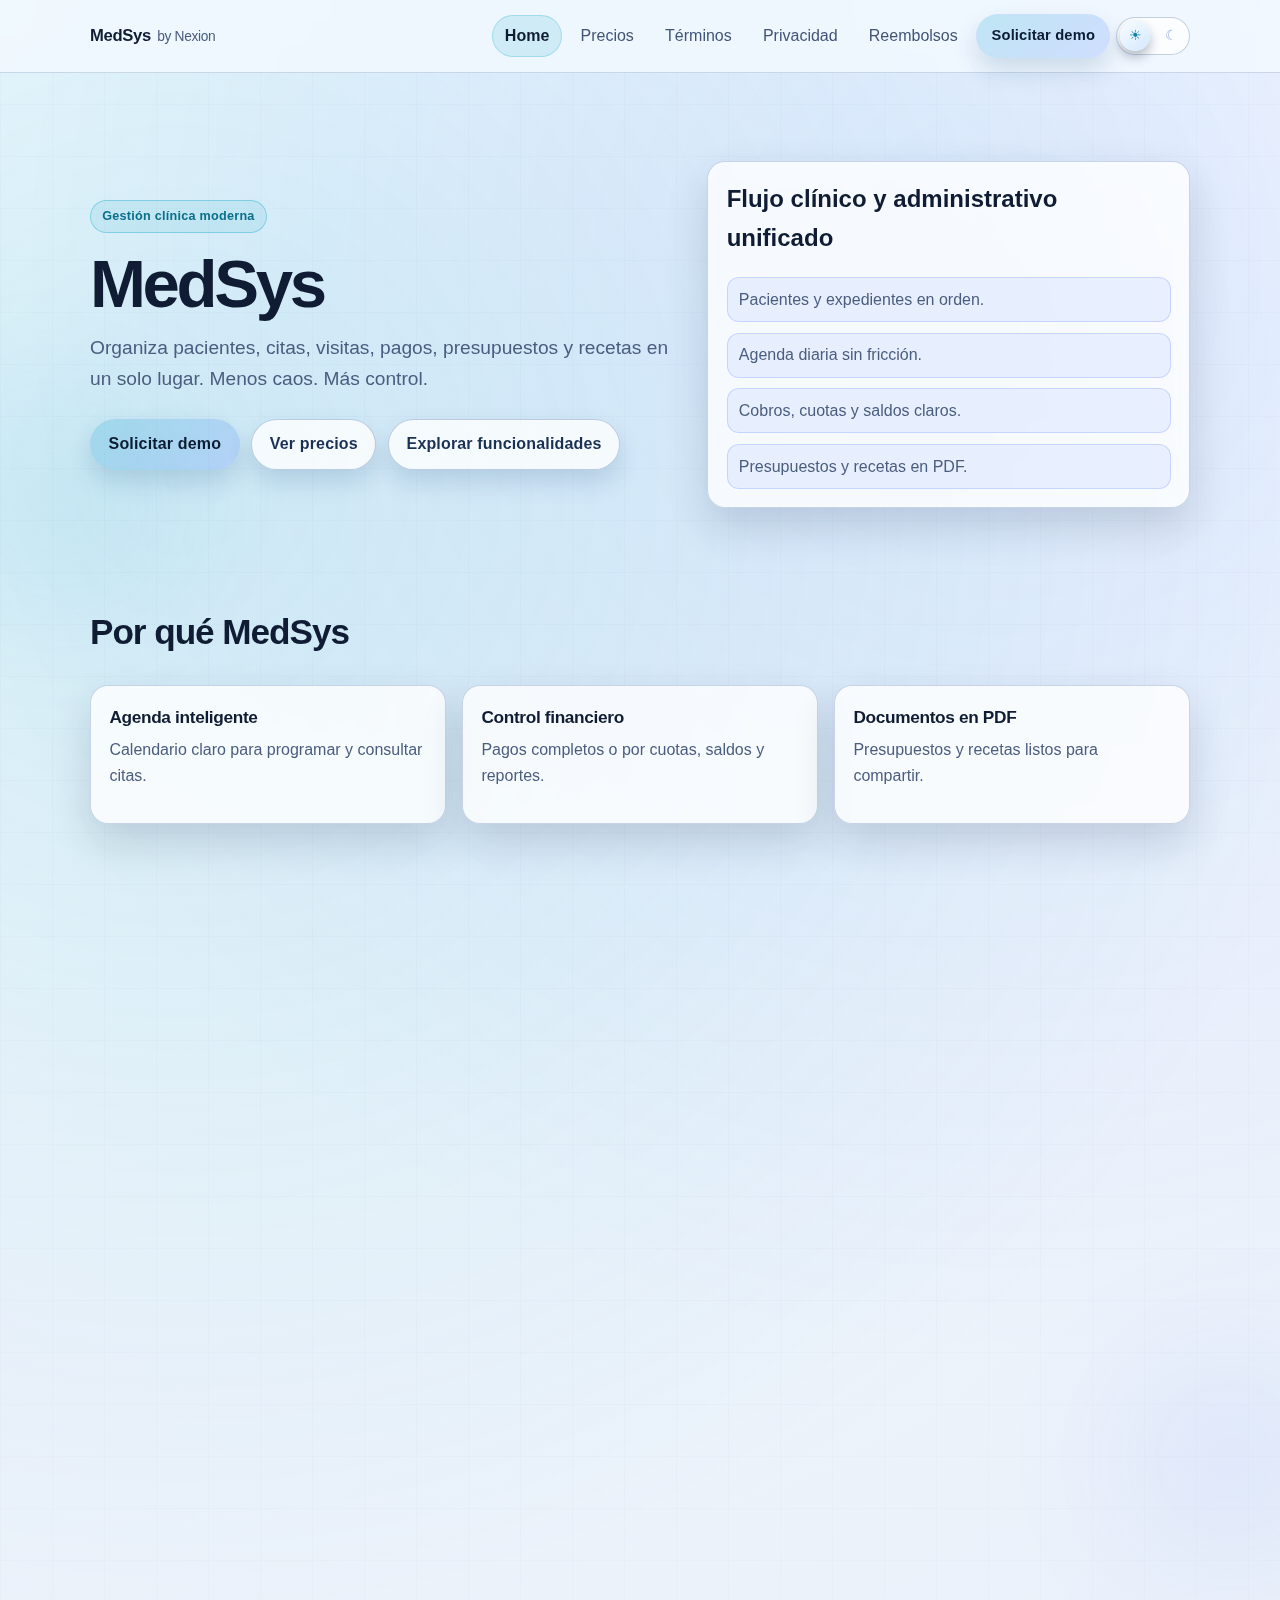
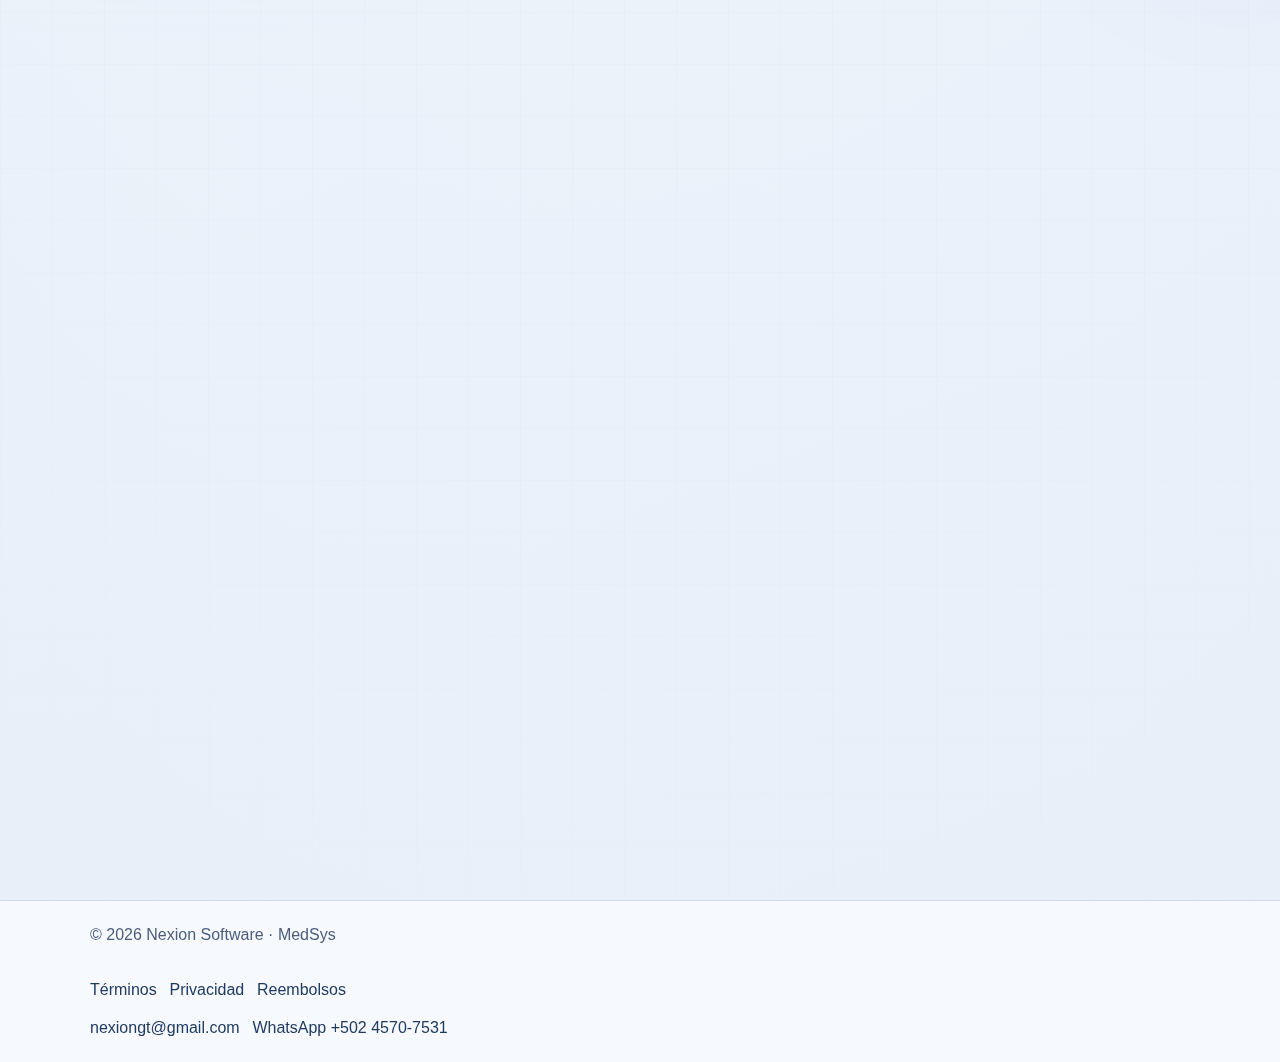
<file: index.html>
﻿<!doctype html>
<html lang="es">
<head>
  <meta charset="utf-8" />
  <meta name="viewport" content="width=device-width, initial-scale=1" />
  <title>MedSys — Gestión clínica y administrativa, simple y potente | Nexion</title>
  <meta name="description" content="MedSys centraliza pacientes, citas, tratamientos, pagos, presupuestos y recetas en una plataforma rápida, moderna y segura." />
  <meta property="og:title" content="MedSys — Gestión clínica y administrativa, simple y potente | Nexion" />
  <meta property="og:description" content="MedSys centraliza pacientes, citas, tratamientos, pagos, presupuestos y recetas en una plataforma rápida, moderna y segura." />
  <meta property="og:type" content="website" />
  <meta property="og:image" content="assets/favicon.svg" />
  <link rel="icon" type="image/svg+xml" href="assets/favicon.svg" />
  <link rel="stylesheet" href="assets/styles.css" />
  <script defer src="assets/main.js"></script>
</head>
<body data-theme="light">
  <div class="bg-orb orb-a" data-orb></div>
  <div class="bg-orb orb-b" data-orb></div>

  <header class="nav" data-nav>
    <div class="container nav-inner">
      <a class="brand" href="index.html">MedSys <span>by Nexion</span></a>
      <button class="nav-toggle" type="button" aria-expanded="false" aria-controls="site-menu" aria-label="Abrir menú" data-nav-toggle>
        <svg viewBox="0 0 24 24" fill="none" aria-hidden="true">
          <path d="M4 7h16M4 12h16M4 17h16" stroke="currentColor" stroke-width="1.8" stroke-linecap="round" />
        </svg>
      </button>
      <nav class="nav-menu" id="site-menu" aria-label="Navegación principal">
        <a class="nav-link" data-nav-link href="index.html">Home</a>
        <a class="nav-link" data-nav-link href="precios.html">Precios</a>
        <a class="nav-link" data-nav-link href="terminos.html">Términos</a>
        <a class="nav-link" data-nav-link href="privacidad.html">Privacidad</a>
        <a class="nav-link" data-nav-link href="reembolsos.html">Reembolsos</a>
        <a class="button small nav-cta" href="mailto:nexiongt@gmail.com?subject=Demo%20MedSys">Solicitar demo</a>
        <button class="theme-toggle" type="button" data-theme-toggle aria-label="Cambiar a modo oscuro" aria-pressed="false">
          <span class="theme-toggle-icon theme-toggle-icon-sun" aria-hidden="true">☀</span>
          <span class="theme-toggle-thumb" aria-hidden="true"></span>
          <span class="theme-toggle-icon theme-toggle-icon-moon" aria-hidden="true">☾</span>
        </button>
      </nav>
      <div class="nav-overlay" data-nav-close></div>
    </div>
  </header>

  <main>
    <section class="hero">
      <div class="container hero-grid">
        <div>
          <span class="badge">Gestión clínica moderna</span>
          <h1>MedSys</h1>
          <p>Organiza pacientes, citas, visitas, pagos, presupuestos y recetas en un solo lugar. Menos caos. Más control.</p>
          <div class="hero-actions">
            <a class="button" href="mailto:nexiongt@gmail.com?subject=Demo%20MedSys">Solicitar demo</a>
            <a class="button secondary" href="precios.html">Ver precios</a>
            <a class="button secondary" href="#features">Explorar funcionalidades</a>
          </div>
        </div>
        <aside class="card hero-panel" data-reveal>
          <h2>Flujo clínico y administrativo unificado</h2>
          <ul class="hero-list">
            <li>Pacientes y expedientes en orden.</li>
            <li>Agenda diaria sin fricción.</li>
            <li>Cobros, cuotas y saldos claros.</li>
            <li>Presupuestos y recetas en PDF.</li>
          </ul>
        </aside>
      </div>
    </section>

    <section class="section">
      <div class="container">
        <div class="section-head" data-reveal>
          <h2 class="section-title">Por qué MedSys</h2>
        </div>
        <div class="grid cols-3">
          <article class="card" data-reveal>
            <h3>Agenda inteligente</h3>
            <p>Calendario claro para programar y consultar citas.</p>
          </article>
          <article class="card" data-reveal>
            <h3>Control financiero</h3>
            <p>Pagos completos o por cuotas, saldos y reportes.</p>
          </article>
          <article class="card" data-reveal>
            <h3>Documentos en PDF</h3>
            <p>Presupuestos y recetas listos para compartir.</p>
          </article>
        </div>
      </div>
    </section>

    <section class="section" id="features">
      <div class="container">
        <div class="section-head" data-reveal>
          <h2 class="section-title">Funcionalidades</h2>
          <p class="section-subtitle">Todo lo esencial para operar tu consulta con orden y velocidad.</p>
        </div>
        <div class="grid cols-3">
          <article class="card" data-reveal>
            <h3>Pacientes</h3>
            <p>Expediente e historial.</p>
          </article>
          <article class="card" data-reveal>
            <h3>Citas</h3>
            <p>Calendario y consulta diaria.</p>
          </article>
          <article class="card" data-reveal>
            <h3>Agendar</h3>
            <p>Asociar paciente + tratamiento.</p>
          </article>
          <article class="card" data-reveal>
            <h3>Visitas</h3>
            <p>Registro y seguimiento.</p>
          </article>
          <article class="card" data-reveal>
            <h3>Pagos</h3>
            <p>Único o cuotas.</p>
          </article>
          <article class="card" data-reveal>
            <h3>Presupuesto y Recetas</h3>
            <p>PDF.</p>
          </article>
        </div>
      </div>
    </section>

    <section class="section">
      <div class="container">
        <div class="section-head" data-reveal>
          <h2 class="section-title">Seguridad y control</h2>
        </div>
        <div class="grid cols-2">
          <article class="card" data-reveal>
            <h3>Roles y acceso</h3>
            <p>Usuarios con permisos según necesidad.</p>
          </article>
          <article class="card" data-reveal>
            <h3>Respaldo de base de datos</h3>
            <p>Exporta/Importa para continuidad.</p>
          </article>
        </div>
      </div>
    </section>

    <section class="section" id="faq">
      <div class="container">
        <div class="section-head" data-reveal>
          <h2 class="section-title">FAQ</h2>
        </div>
        <div class="faq-list">
          <article class="card faq-item" data-reveal>
            <h3>¿Funciona sin internet?</h3>
            <p>Sí, el sistema puede usarse localmente; puedes conservar copias del manual y PDFs.</p>
          </article>
          <article class="card faq-item" data-reveal>
            <h3>¿Puedo llevar control de cuotas?</h3>
            <p>Sí, pagos parciales, próximos pagos y estados.</p>
          </article>
          <article class="card faq-item" data-reveal>
            <h3>¿Genera PDFs?</h3>
            <p>Sí, presupuestos y recetas.</p>
          </article>
          <article class="card faq-item" data-reveal>
            <h3>¿Cómo contacto soporte?</h3>
            <p>Email y WhatsApp.</p>
          </article>
        </div>

        <div class="cta-strip" data-reveal>
          <h2>¿Listo para modernizar tu consulta?</h2>
          <div class="hero-actions">
            <a class="button" href="mailto:nexiongt@gmail.com?subject=Demo%20MedSys">Solicitar demo</a>
            <a class="button secondary" href="precios.html">Ver precios</a>
          </div>
          <div class="contact-row">
            <span>Contacto:</span>
            <a href="mailto:nexiongt@gmail.com">nexiongt@gmail.com</a>
            <a href="https://wa.me/50245707531" target="_blank" rel="noopener noreferrer">WhatsApp +502 4570-7531</a>
          </div>
        </div>
      </div>
    </section>
  </main>

  <footer class="site-footer">
    <div class="container footer-inner">
      <p>© <span data-year></span> Nexion Software · MedSys</p>
      <div class="footer-links">
        <a href="terminos.html">Términos</a>
        <a href="privacidad.html">Privacidad</a>
        <a href="reembolsos.html">Reembolsos</a>
      </div>
      <div class="footer-contact">
        <a href="mailto:nexiongt@gmail.com">nexiongt@gmail.com</a>
        <a href="https://wa.me/50245707531" target="_blank" rel="noopener noreferrer">WhatsApp +502 4570-7531</a>
      </div>
    </div>
  </footer>
</body>
</html>
</file>
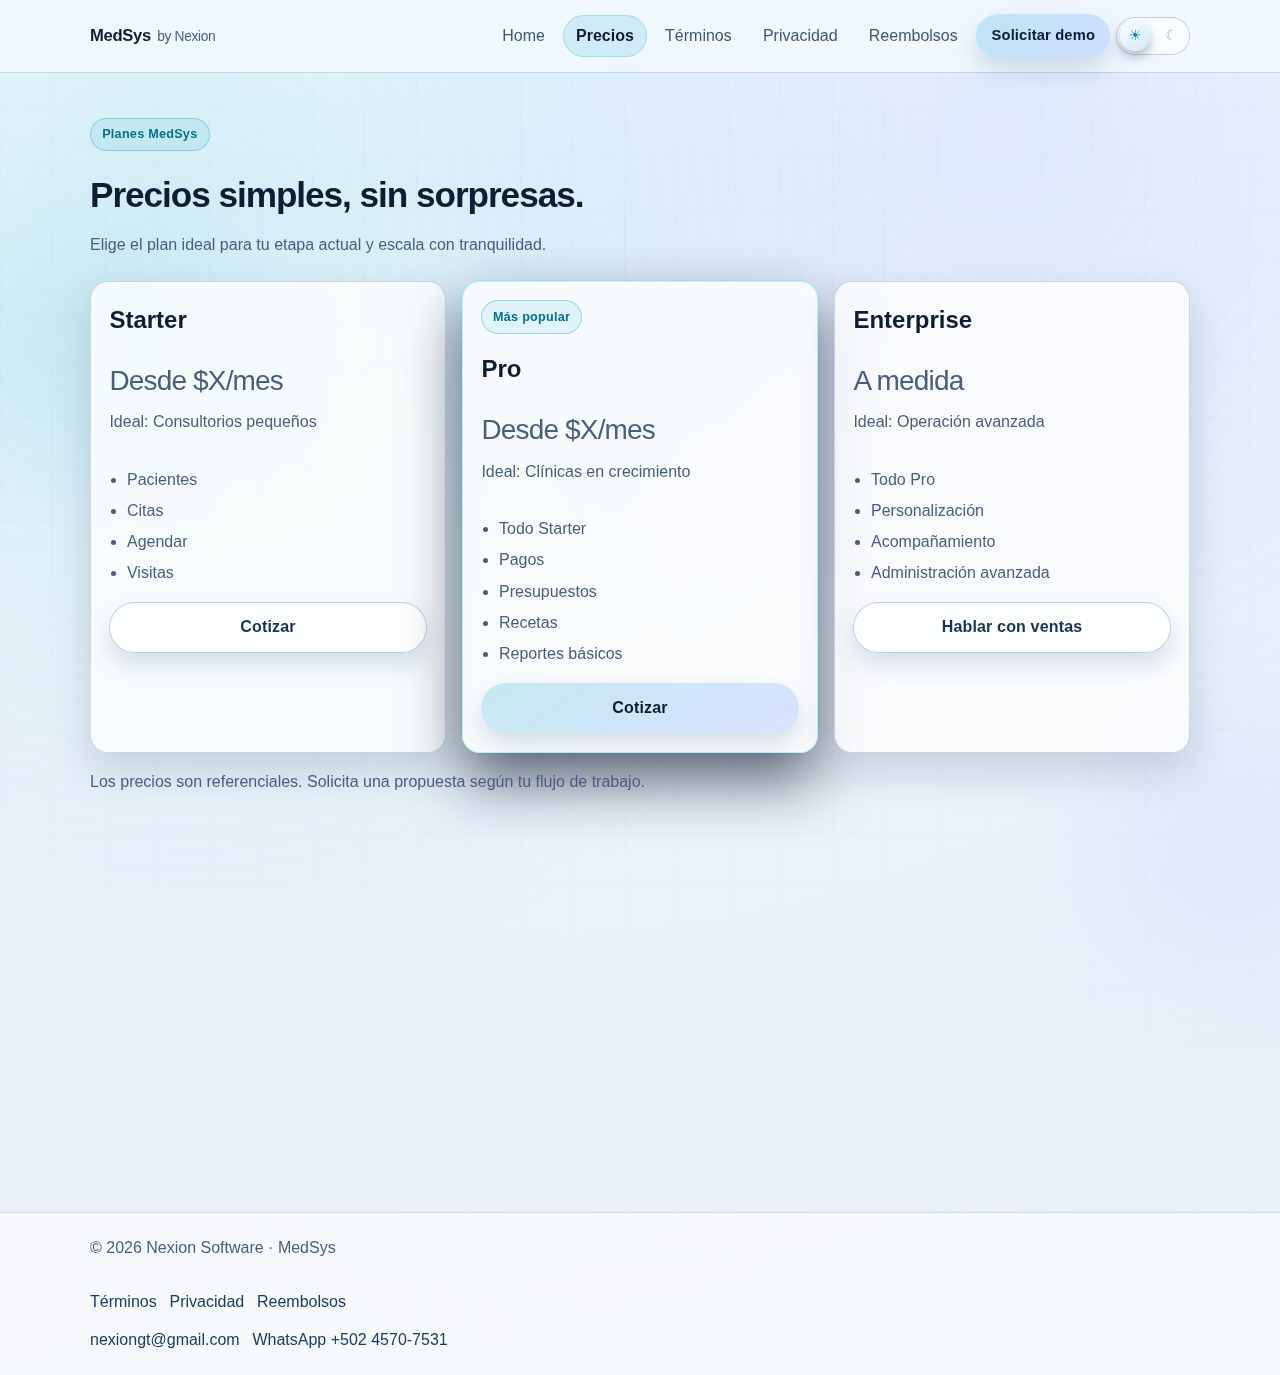
<file: precios.html>
﻿<!doctype html>
<html lang="es">
<head>
  <meta charset="utf-8" />
  <meta name="viewport" content="width=device-width, initial-scale=1" />
  <title>Precios | MedSys — Nexion</title>
  <meta name="description" content="Planes claros para empezar con MedSys. Elige el plan ideal para tu consultorio o clínica." />
  <meta property="og:title" content="Precios | MedSys — Nexion" />
  <meta property="og:description" content="Planes claros para empezar con MedSys. Elige el plan ideal para tu consultorio o clínica." />
  <meta property="og:type" content="website" />
  <meta property="og:image" content="assets/favicon.svg" />
  <link rel="icon" type="image/svg+xml" href="assets/favicon.svg" />
  <link rel="stylesheet" href="assets/styles.css" />
  <script defer src="assets/main.js"></script>
</head>
<body data-theme="light">
  <div class="bg-orb orb-a" data-orb></div>
  <div class="bg-orb orb-b" data-orb></div>

  <header class="nav" data-nav>
    <div class="container nav-inner">
      <a class="brand" href="index.html">MedSys <span>by Nexion</span></a>
      <button class="nav-toggle" type="button" aria-expanded="false" aria-controls="site-menu" aria-label="Abrir menú" data-nav-toggle>
        <svg viewBox="0 0 24 24" fill="none" aria-hidden="true">
          <path d="M4 7h16M4 12h16M4 17h16" stroke="currentColor" stroke-width="1.8" stroke-linecap="round" />
        </svg>
      </button>
      <nav class="nav-menu" id="site-menu" aria-label="Navegación principal">
        <a class="nav-link" data-nav-link href="index.html">Home</a>
        <a class="nav-link" data-nav-link href="precios.html">Precios</a>
        <a class="nav-link" data-nav-link href="terminos.html">Términos</a>
        <a class="nav-link" data-nav-link href="privacidad.html">Privacidad</a>
        <a class="nav-link" data-nav-link href="reembolsos.html">Reembolsos</a>
        <a class="button small nav-cta" href="mailto:nexiongt@gmail.com?subject=Demo%20MedSys">Solicitar demo</a>
        <button class="theme-toggle" type="button" data-theme-toggle aria-label="Cambiar a modo oscuro" aria-pressed="false">
          <span class="theme-toggle-icon theme-toggle-icon-sun" aria-hidden="true">☀</span>
          <span class="theme-toggle-thumb" aria-hidden="true"></span>
          <span class="theme-toggle-icon theme-toggle-icon-moon" aria-hidden="true">☾</span>
        </button>
      </nav>
      <div class="nav-overlay" data-nav-close></div>
    </div>
  </header>

  <main class="section">
    <div class="container">
      <div class="section-head" data-reveal>
        <span class="badge">Planes MedSys</span>
        <h1 class="section-title">Precios simples, sin sorpresas.</h1>
        <p class="section-subtitle">Elige el plan ideal para tu etapa actual y escala con tranquilidad.</p>
      </div>

      <section class="pricing-grid">
        <article class="card plan" data-reveal>
          <div>
            <h2>Starter</h2>
            <p class="price">Desde $X/mes</p>
            <p>Ideal: Consultorios pequeños</p>
          </div>
          <ul>
            <li>Pacientes</li>
            <li>Citas</li>
            <li>Agendar</li>
            <li>Visitas</li>
          </ul>
          <a class="button secondary" href="mailto:nexiongt@gmail.com?subject=Cotizaci%C3%B3n%20MedSys%20Starter">Cotizar</a>
        </article>

        <article class="card plan popular" data-reveal>
          <div>
            <span class="badge">Más popular</span>
            <h2>Pro</h2>
            <p class="price">Desde $X/mes</p>
            <p>Ideal: Clínicas en crecimiento</p>
          </div>
          <ul>
            <li>Todo Starter</li>
            <li>Pagos</li>
            <li>Presupuestos</li>
            <li>Recetas</li>
            <li>Reportes básicos</li>
          </ul>
          <a class="button" href="mailto:nexiongt@gmail.com?subject=Cotizaci%C3%B3n%20MedSys%20Pro">Cotizar</a>
        </article>

        <article class="card plan" data-reveal>
          <div>
            <h2>Enterprise</h2>
            <p class="price">A medida</p>
            <p>Ideal: Operación avanzada</p>
          </div>
          <ul>
            <li>Todo Pro</li>
            <li>Personalización</li>
            <li>Acompañamiento</li>
            <li>Administración avanzada</li>
          </ul>
          <a class="button secondary" href="mailto:nexiongt@gmail.com?subject=Cotizaci%C3%B3n%20MedSys%20Enterprise">Hablar con ventas</a>
        </article>
      </section>

      <p class="plan-note" data-reveal>Los precios son referenciales. Solicita una propuesta según tu flujo de trabajo.</p>

      <section class="section">
        <div class="section-head" data-reveal>
          <h2 class="section-title">Mini-FAQ</h2>
        </div>
        <div class="grid cols-2">
          <article class="card" data-reveal>
            <h3>¿Ofrecen instalación y soporte?</h3>
            <p>Sí, podemos apoyar en instalación inicial, configuración y soporte continuo.</p>
          </article>
          <article class="card" data-reveal>
            <h3>¿Hay descuento anual?</h3>
            <p>Sí, según alcance y modalidad. Solicita cotización para una propuesta anual.</p>
          </article>
        </div>
      </section>
    </div>
  </main>

  <footer class="site-footer">
    <div class="container footer-inner">
      <p>© <span data-year></span> Nexion Software · MedSys</p>
      <div class="footer-links">
        <a href="terminos.html">Términos</a>
        <a href="privacidad.html">Privacidad</a>
        <a href="reembolsos.html">Reembolsos</a>
      </div>
      <div class="footer-contact">
        <a href="mailto:nexiongt@gmail.com">nexiongt@gmail.com</a>
        <a href="https://wa.me/50245707531" target="_blank" rel="noopener noreferrer">WhatsApp +502 4570-7531</a>
      </div>
    </div>
  </footer>
</body>
</html>
</file>
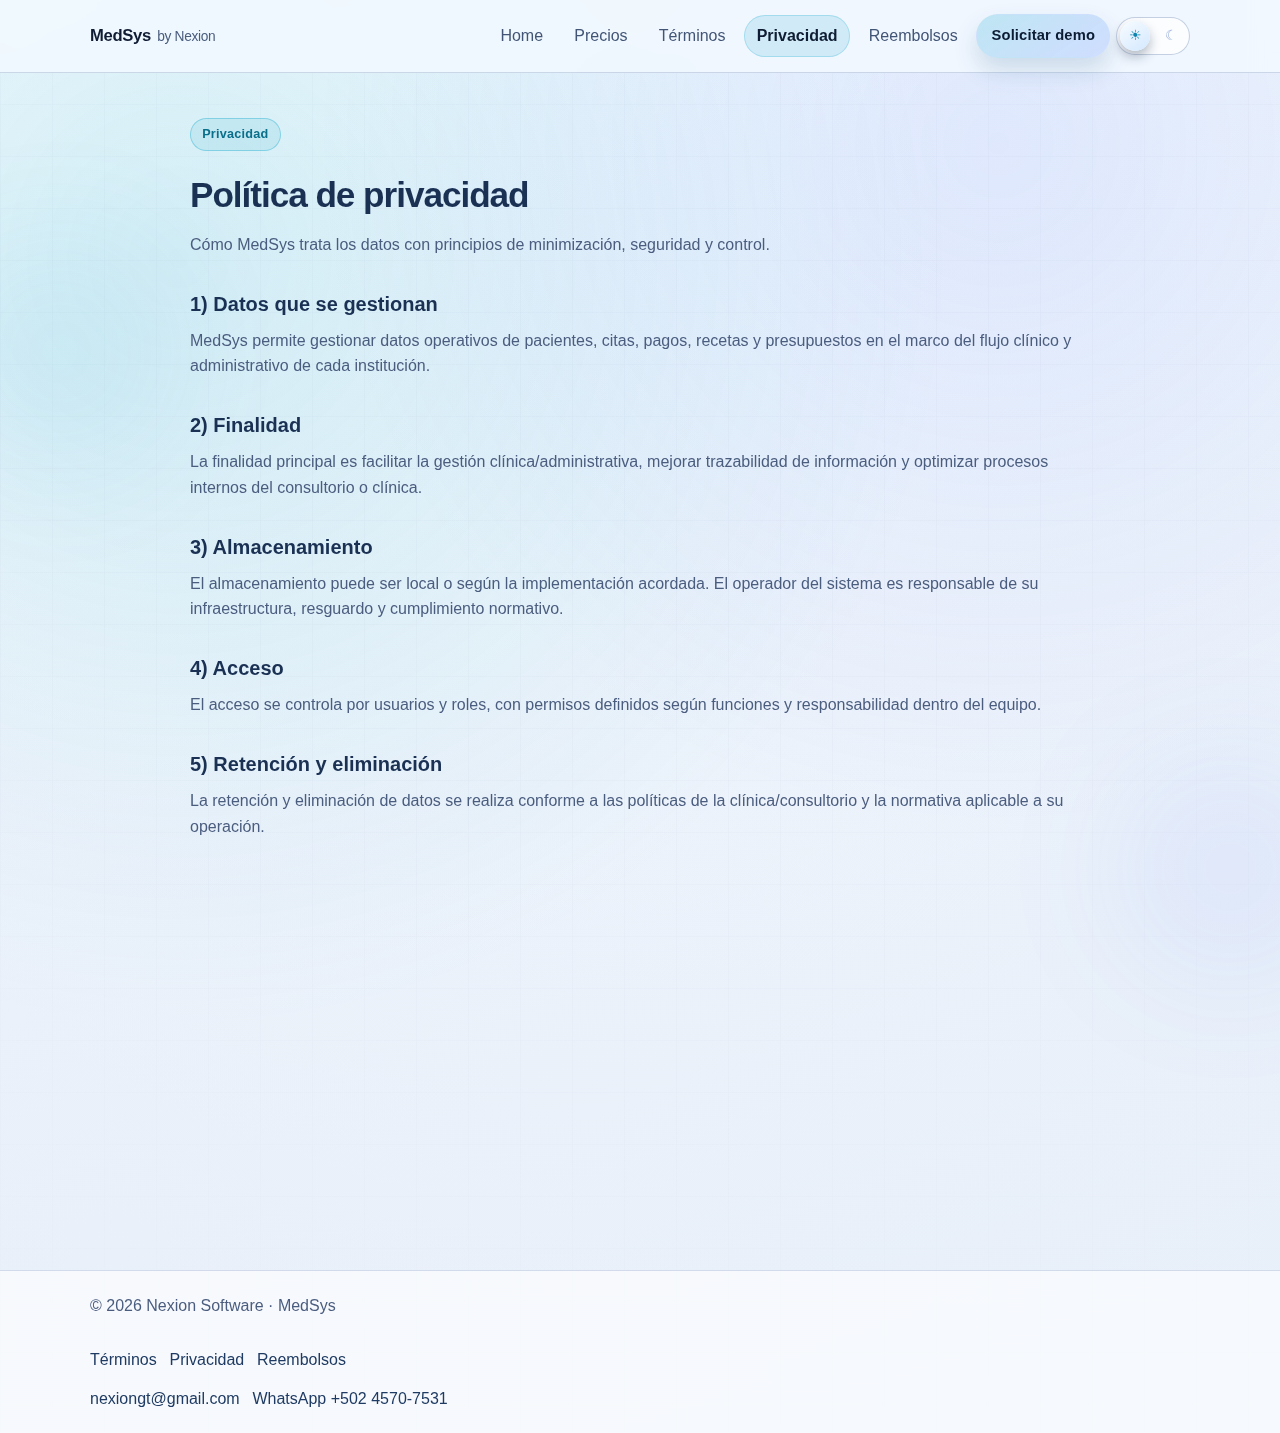
<file: privacidad.html>
﻿<!doctype html>
<html lang="es">
<head>
  <meta charset="utf-8" />
  <meta name="viewport" content="width=device-width, initial-scale=1" />
  <title>Política de privacidad | MedSys — Nexion</title>
  <meta name="description" content="Cómo MedSys trata los datos. Principios de minimización, seguridad y control." />
  <meta property="og:title" content="Política de privacidad | MedSys — Nexion" />
  <meta property="og:description" content="Cómo MedSys trata los datos. Principios de minimización, seguridad y control." />
  <meta property="og:type" content="website" />
  <meta property="og:image" content="assets/favicon.svg" />
  <link rel="icon" type="image/svg+xml" href="assets/favicon.svg" />
  <link rel="stylesheet" href="assets/styles.css" />
  <script defer src="assets/main.js"></script>
</head>
<body data-theme="light">
  <div class="bg-orb orb-a" data-orb></div>
  <div class="bg-orb orb-b" data-orb></div>

  <header class="nav" data-nav>
    <div class="container nav-inner">
      <a class="brand" href="index.html">MedSys <span>by Nexion</span></a>
      <button class="nav-toggle" type="button" aria-expanded="false" aria-controls="site-menu" aria-label="Abrir menú" data-nav-toggle>
        <svg viewBox="0 0 24 24" fill="none" aria-hidden="true">
          <path d="M4 7h16M4 12h16M4 17h16" stroke="currentColor" stroke-width="1.8" stroke-linecap="round" />
        </svg>
      </button>
      <nav class="nav-menu" id="site-menu" aria-label="Navegación principal">
        <a class="nav-link" data-nav-link href="index.html">Home</a>
        <a class="nav-link" data-nav-link href="precios.html">Precios</a>
        <a class="nav-link" data-nav-link href="terminos.html">Términos</a>
        <a class="nav-link" data-nav-link href="privacidad.html">Privacidad</a>
        <a class="nav-link" data-nav-link href="reembolsos.html">Reembolsos</a>
        <a class="button small nav-cta" href="mailto:nexiongt@gmail.com?subject=Demo%20MedSys">Solicitar demo</a>
        <button class="theme-toggle" type="button" data-theme-toggle aria-label="Cambiar a modo oscuro" aria-pressed="false">
          <span class="theme-toggle-icon theme-toggle-icon-sun" aria-hidden="true">☀</span>
          <span class="theme-toggle-thumb" aria-hidden="true"></span>
          <span class="theme-toggle-icon theme-toggle-icon-moon" aria-hidden="true">☾</span>
        </button>
      </nav>
      <div class="nav-overlay" data-nav-close></div>
    </div>
  </header>

  <main class="section">
    <div class="container legal">
      <div class="section-head" data-reveal>
        <span class="badge">Privacidad</span>
        <h1 class="section-title">Política de privacidad</h1>
        <p class="section-subtitle">Cómo MedSys trata los datos con principios de minimización, seguridad y control.</p>
      </div>

      <section data-reveal>
        <h2>1) Datos que se gestionan</h2>
        <p>MedSys permite gestionar datos operativos de pacientes, citas, pagos, recetas y presupuestos en el marco del flujo clínico y administrativo de cada institución.</p>
      </section>

      <section data-reveal>
        <h2>2) Finalidad</h2>
        <p>La finalidad principal es facilitar la gestión clínica/administrativa, mejorar trazabilidad de información y optimizar procesos internos del consultorio o clínica.</p>
      </section>

      <section data-reveal>
        <h2>3) Almacenamiento</h2>
        <p>El almacenamiento puede ser local o según la implementación acordada. El operador del sistema es responsable de su infraestructura, resguardo y cumplimiento normativo.</p>
      </section>

      <section data-reveal>
        <h2>4) Acceso</h2>
        <p>El acceso se controla por usuarios y roles, con permisos definidos según funciones y responsabilidad dentro del equipo.</p>
      </section>

      <section data-reveal>
        <h2>5) Retención y eliminación</h2>
        <p>La retención y eliminación de datos se realiza conforme a las políticas de la clínica/consultorio y la normativa aplicable a su operación.</p>
      </section>

      <section data-reveal>
        <h2>6) Derechos del titular</h2>
        <p>Las solicitudes relacionadas con datos personales pueden canalizarse vía soporte para su atención por la institución responsable del tratamiento.</p>
      </section>

      <section data-reveal>
        <h2>7) Contacto</h2>
        <p>Para consultas de privacidad y soporte: <a href="mailto:nexiongt@gmail.com">nexiongt@gmail.com</a> y <a href="https://wa.me/50245707531" target="_blank" rel="noopener noreferrer">+502 4570-7531</a>.</p>
      </section>

      <section class="info-box" data-reveal>
        <p>MedSys es una herramienta de gestión; el responsable del tratamiento suele ser la clínica/consultorio que opera el sistema.</p>
      </section>
    </div>
  </main>

  <footer class="site-footer">
    <div class="container footer-inner">
      <p>© <span data-year></span> Nexion Software · MedSys</p>
      <div class="footer-links">
        <a href="terminos.html">Términos</a>
        <a href="privacidad.html">Privacidad</a>
        <a href="reembolsos.html">Reembolsos</a>
      </div>
      <div class="footer-contact">
        <a href="mailto:nexiongt@gmail.com">nexiongt@gmail.com</a>
        <a href="https://wa.me/50245707531" target="_blank" rel="noopener noreferrer">WhatsApp +502 4570-7531</a>
      </div>
    </div>
  </footer>
</body>
</html>
</file>
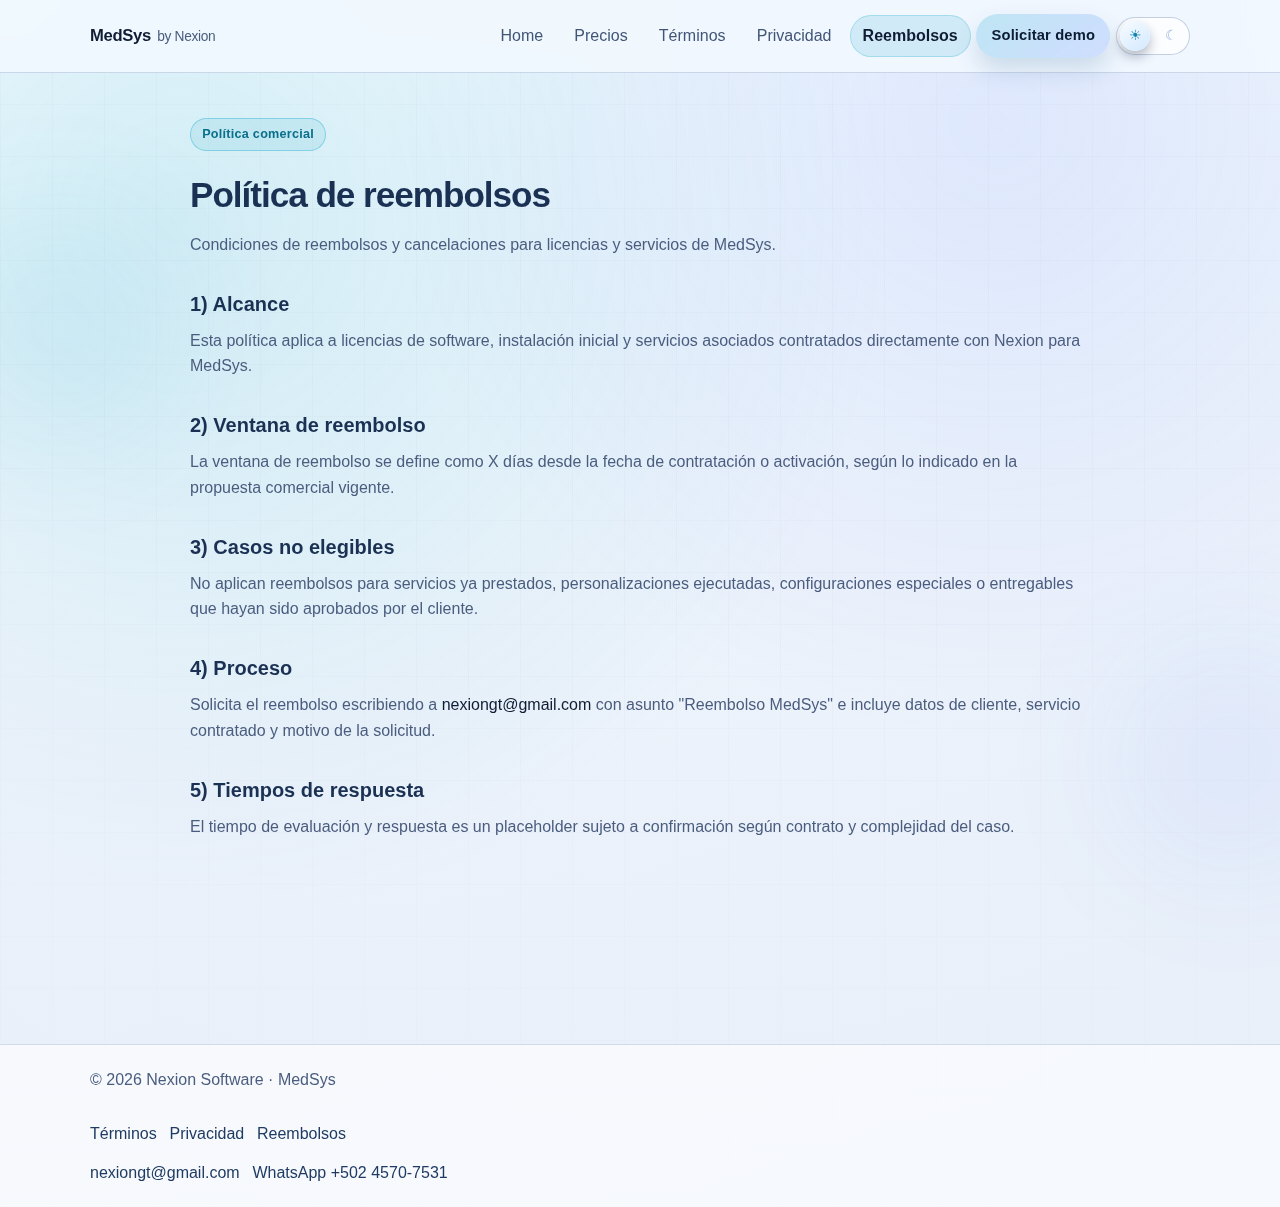
<file: reembolsos.html>
﻿<!doctype html>
<html lang="es">
<head>
  <meta charset="utf-8" />
  <meta name="viewport" content="width=device-width, initial-scale=1" />
  <title>Política de reembolsos | MedSys — Nexion</title>
  <meta name="description" content="Condiciones de reembolsos y cancelaciones para licencias y servicios de MedSys." />
  <meta property="og:title" content="Política de reembolsos | MedSys — Nexion" />
  <meta property="og:description" content="Condiciones de reembolsos y cancelaciones para licencias y servicios de MedSys." />
  <meta property="og:type" content="website" />
  <meta property="og:image" content="assets/favicon.svg" />
  <link rel="icon" type="image/svg+xml" href="assets/favicon.svg" />
  <link rel="stylesheet" href="assets/styles.css" />
  <script defer src="assets/main.js"></script>
</head>
<body data-theme="light">
  <div class="bg-orb orb-a" data-orb></div>
  <div class="bg-orb orb-b" data-orb></div>

  <header class="nav" data-nav>
    <div class="container nav-inner">
      <a class="brand" href="index.html">MedSys <span>by Nexion</span></a>
      <button class="nav-toggle" type="button" aria-expanded="false" aria-controls="site-menu" aria-label="Abrir menú" data-nav-toggle>
        <svg viewBox="0 0 24 24" fill="none" aria-hidden="true">
          <path d="M4 7h16M4 12h16M4 17h16" stroke="currentColor" stroke-width="1.8" stroke-linecap="round" />
        </svg>
      </button>
      <nav class="nav-menu" id="site-menu" aria-label="Navegación principal">
        <a class="nav-link" data-nav-link href="index.html">Home</a>
        <a class="nav-link" data-nav-link href="precios.html">Precios</a>
        <a class="nav-link" data-nav-link href="terminos.html">Términos</a>
        <a class="nav-link" data-nav-link href="privacidad.html">Privacidad</a>
        <a class="nav-link" data-nav-link href="reembolsos.html">Reembolsos</a>
        <a class="button small nav-cta" href="mailto:nexiongt@gmail.com?subject=Demo%20MedSys">Solicitar demo</a>
        <button class="theme-toggle" type="button" data-theme-toggle aria-label="Cambiar a modo oscuro" aria-pressed="false">
          <span class="theme-toggle-icon theme-toggle-icon-sun" aria-hidden="true">☀</span>
          <span class="theme-toggle-thumb" aria-hidden="true"></span>
          <span class="theme-toggle-icon theme-toggle-icon-moon" aria-hidden="true">☾</span>
        </button>
      </nav>
      <div class="nav-overlay" data-nav-close></div>
    </div>
  </header>

  <main class="section">
    <div class="container legal">
      <div class="section-head" data-reveal>
        <span class="badge">Política comercial</span>
        <h1 class="section-title">Política de reembolsos</h1>
        <p class="section-subtitle">Condiciones de reembolsos y cancelaciones para licencias y servicios de MedSys.</p>
      </div>

      <section data-reveal>
        <h2>1) Alcance</h2>
        <p>Esta política aplica a licencias de software, instalación inicial y servicios asociados contratados directamente con Nexion para MedSys.</p>
      </section>

      <section data-reveal>
        <h2>2) Ventana de reembolso</h2>
        <p>La ventana de reembolso se define como X días desde la fecha de contratación o activación, según lo indicado en la propuesta comercial vigente.</p>
      </section>

      <section data-reveal>
        <h2>3) Casos no elegibles</h2>
        <p>No aplican reembolsos para servicios ya prestados, personalizaciones ejecutadas, configuraciones especiales o entregables que hayan sido aprobados por el cliente.</p>
      </section>

      <section data-reveal>
        <h2>4) Proceso</h2>
        <p>Solicita el reembolso escribiendo a <a href="mailto:nexiongt@gmail.com?subject=Reembolso%20MedSys">nexiongt@gmail.com</a> con asunto "Reembolso MedSys" e incluye datos de cliente, servicio contratado y motivo de la solicitud.</p>
      </section>

      <section data-reveal>
        <h2>5) Tiempos de respuesta</h2>
        <p>El tiempo de evaluación y respuesta es un placeholder sujeto a confirmación según contrato y complejidad del caso.</p>
      </section>

      <section data-reveal>
        <h2>6) Contacto</h2>
        <p>Canales oficiales: <a href="mailto:nexiongt@gmail.com">nexiongt@gmail.com</a> y <a href="https://wa.me/50245707531" target="_blank" rel="noopener noreferrer">WhatsApp +502 4570-7531</a>.</p>
      </section>
    </div>
  </main>

  <footer class="site-footer">
    <div class="container footer-inner">
      <p>© <span data-year></span> Nexion Software · MedSys</p>
      <div class="footer-links">
        <a href="terminos.html">Términos</a>
        <a href="privacidad.html">Privacidad</a>
        <a href="reembolsos.html">Reembolsos</a>
      </div>
      <div class="footer-contact">
        <a href="mailto:nexiongt@gmail.com">nexiongt@gmail.com</a>
        <a href="https://wa.me/50245707531" target="_blank" rel="noopener noreferrer">WhatsApp +502 4570-7531</a>
      </div>
    </div>
  </footer>
</body>
</html>
</file>
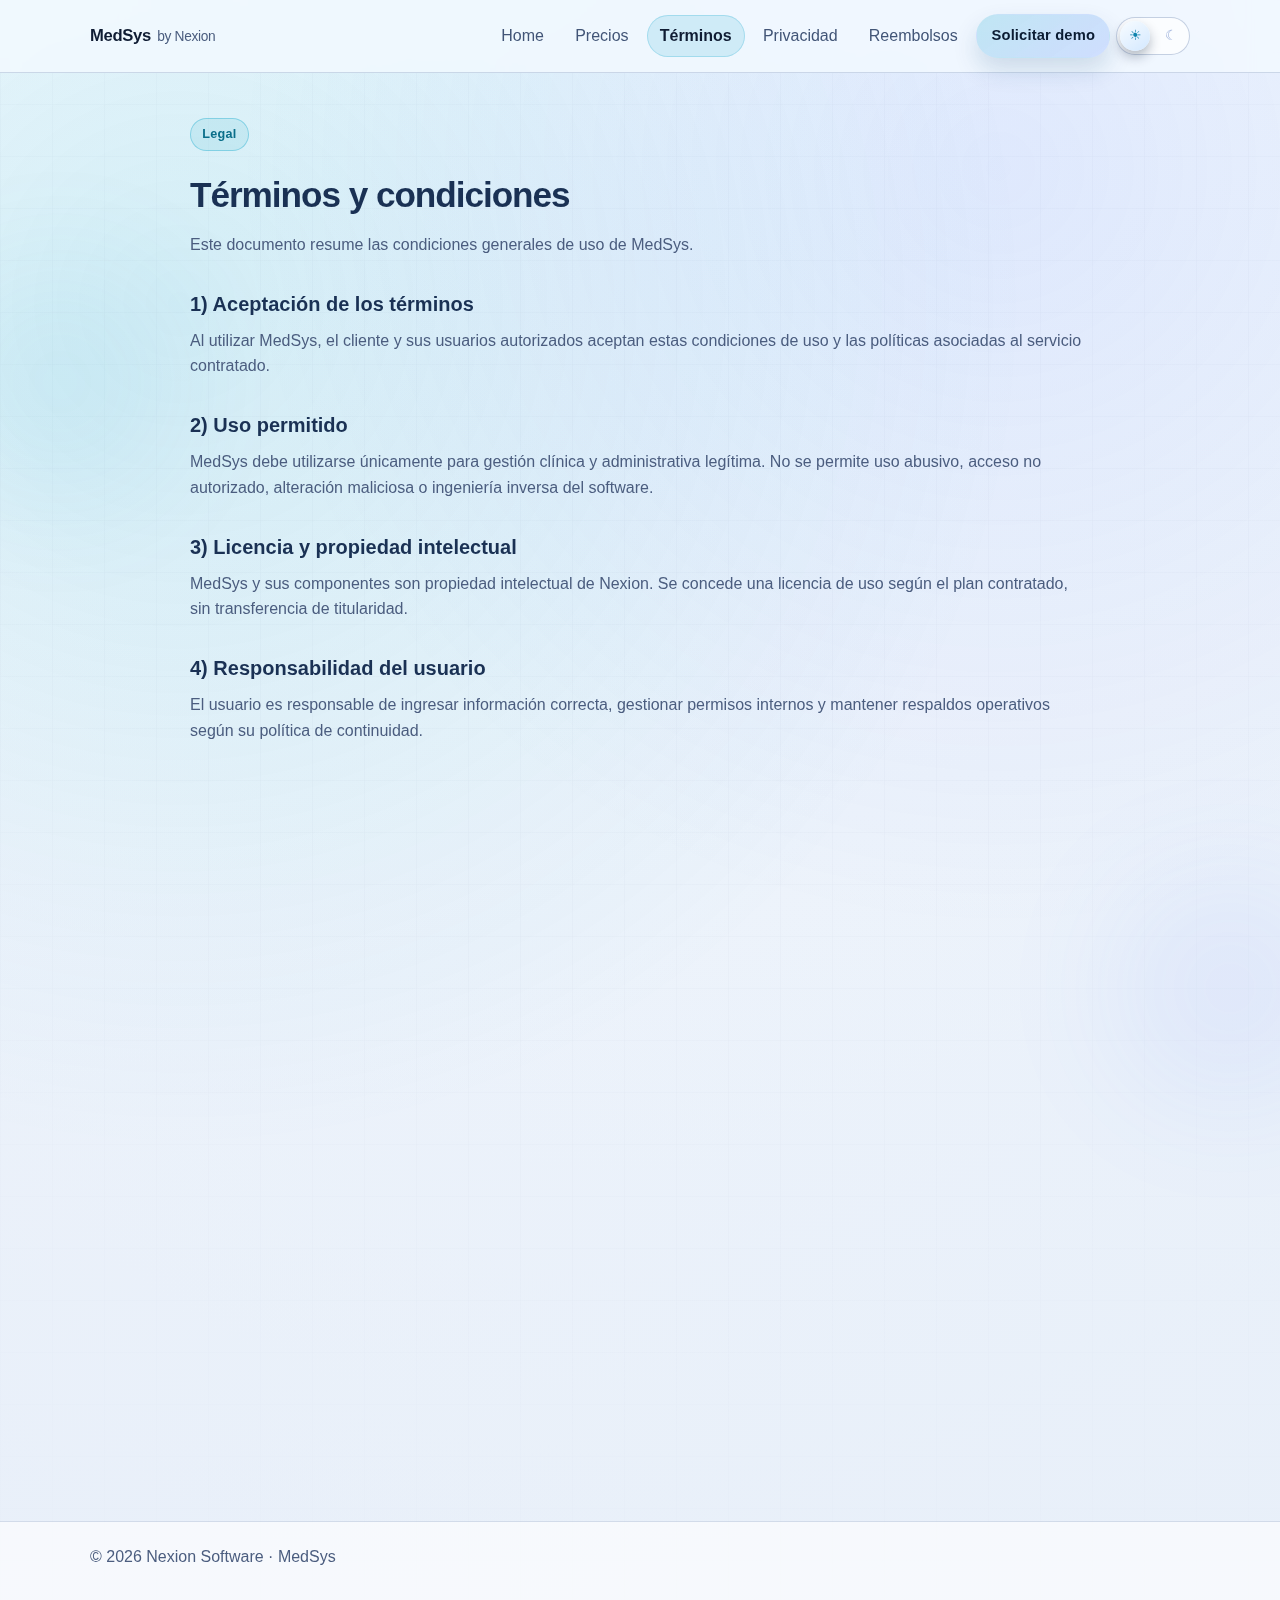
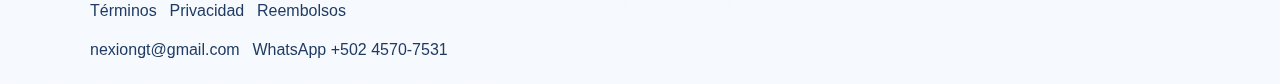
<file: terminos.html>
﻿<!doctype html>
<html lang="es">
<head>
  <meta charset="utf-8" />
  <meta name="viewport" content="width=device-width, initial-scale=1" />
  <title>Términos y condiciones | MedSys — Nexion</title>
  <meta name="description" content="Condiciones de uso de MedSys. Lee el alcance del servicio, responsabilidades y uso adecuado." />
  <meta property="og:title" content="Términos y condiciones | MedSys — Nexion" />
  <meta property="og:description" content="Condiciones de uso de MedSys. Lee el alcance del servicio, responsabilidades y uso adecuado." />
  <meta property="og:type" content="website" />
  <meta property="og:image" content="assets/favicon.svg" />
  <link rel="icon" type="image/svg+xml" href="assets/favicon.svg" />
  <link rel="stylesheet" href="assets/styles.css" />
  <script defer src="assets/main.js"></script>
</head>
<body data-theme="light">
  <div class="bg-orb orb-a" data-orb></div>
  <div class="bg-orb orb-b" data-orb></div>

  <header class="nav" data-nav>
    <div class="container nav-inner">
      <a class="brand" href="index.html">MedSys <span>by Nexion</span></a>
      <button class="nav-toggle" type="button" aria-expanded="false" aria-controls="site-menu" aria-label="Abrir menú" data-nav-toggle>
        <svg viewBox="0 0 24 24" fill="none" aria-hidden="true">
          <path d="M4 7h16M4 12h16M4 17h16" stroke="currentColor" stroke-width="1.8" stroke-linecap="round" />
        </svg>
      </button>
      <nav class="nav-menu" id="site-menu" aria-label="Navegación principal">
        <a class="nav-link" data-nav-link href="index.html">Home</a>
        <a class="nav-link" data-nav-link href="precios.html">Precios</a>
        <a class="nav-link" data-nav-link href="terminos.html">Términos</a>
        <a class="nav-link" data-nav-link href="privacidad.html">Privacidad</a>
        <a class="nav-link" data-nav-link href="reembolsos.html">Reembolsos</a>
        <a class="button small nav-cta" href="mailto:nexiongt@gmail.com?subject=Demo%20MedSys">Solicitar demo</a>
        <button class="theme-toggle" type="button" data-theme-toggle aria-label="Cambiar a modo oscuro" aria-pressed="false">
          <span class="theme-toggle-icon theme-toggle-icon-sun" aria-hidden="true">☀</span>
          <span class="theme-toggle-thumb" aria-hidden="true"></span>
          <span class="theme-toggle-icon theme-toggle-icon-moon" aria-hidden="true">☾</span>
        </button>
      </nav>
      <div class="nav-overlay" data-nav-close></div>
    </div>
  </header>

  <main class="section">
    <div class="container legal">
      <div class="section-head" data-reveal>
        <span class="badge">Legal</span>
        <h1 class="section-title">Términos y condiciones</h1>
        <p class="section-subtitle">Este documento resume las condiciones generales de uso de MedSys.</p>
      </div>

      <section data-reveal>
        <h2>1) Aceptación de los términos</h2>
        <p>Al utilizar MedSys, el cliente y sus usuarios autorizados aceptan estas condiciones de uso y las políticas asociadas al servicio contratado.</p>
      </section>

      <section data-reveal>
        <h2>2) Uso permitido</h2>
        <p>MedSys debe utilizarse únicamente para gestión clínica y administrativa legítima. No se permite uso abusivo, acceso no autorizado, alteración maliciosa o ingeniería inversa del software.</p>
      </section>

      <section data-reveal>
        <h2>3) Licencia y propiedad intelectual</h2>
        <p>MedSys y sus componentes son propiedad intelectual de Nexion. Se concede una licencia de uso según el plan contratado, sin transferencia de titularidad.</p>
      </section>

      <section data-reveal>
        <h2>4) Responsabilidad del usuario</h2>
        <p>El usuario es responsable de ingresar información correcta, gestionar permisos internos y mantener respaldos operativos según su política de continuidad.</p>
      </section>

      <section data-reveal>
        <h2>5) Disponibilidad y cambios</h2>
        <p>Nexion puede realizar actualizaciones, mejoras o ajustes funcionales para mantener la seguridad y evolución del sistema, notificando cuando aplique.</p>
      </section>

      <section data-reveal>
        <h2>6) Soporte y contacto</h2>
        <p>Para soporte, consultas o coordinación técnica: <a href="mailto:nexiongt@gmail.com">nexiongt@gmail.com</a> y <a href="https://wa.me/50245707531" target="_blank" rel="noopener noreferrer">WhatsApp +502 4570-7531</a>.</p>
      </section>

      <section data-reveal>
        <h2>7) Limitación de responsabilidad</h2>
        <p>MedSys es una herramienta de apoyo operativo. Las decisiones clínicas y profesionales corresponden exclusivamente al profesional de salud o institución usuaria.</p>
      </section>

      <section data-reveal>
        <h2>8) Jurisdicción</h2>
        <p>Cualquier controversia se regirá según contrato y/o país del cliente, conforme a la normativa aplicable definida entre las partes.</p>
      </section>

      <section class="info-box" data-reveal>
        <h2>Requerimientos mínimos recomendados</h2>
        <ul>
          <li>Windows 10/11</li>
          <li>8GB RAM</li>
          <li>500GB almacenamiento</li>
        </ul>
      </section>
    </div>
  </main>

  <footer class="site-footer">
    <div class="container footer-inner">
      <p>© <span data-year></span> Nexion Software · MedSys</p>
      <div class="footer-links">
        <a href="terminos.html">Términos</a>
        <a href="privacidad.html">Privacidad</a>
        <a href="reembolsos.html">Reembolsos</a>
      </div>
      <div class="footer-contact">
        <a href="mailto:nexiongt@gmail.com">nexiongt@gmail.com</a>
        <a href="https://wa.me/50245707531" target="_blank" rel="noopener noreferrer">WhatsApp +502 4570-7531</a>
      </div>
    </div>
  </footer>
</body>
</html>
</file>
<file: assets/styles.css>
:root {
  --bg: #060b16;
  --bg-soft: #0b1324;
  --fg: #e8eefc;
  --muted: #9aa9c8;
  --accent: #6fe8ff;
  --accent-2: #95a8ff;
  --card-bg: rgba(15, 24, 42, 0.56);
  --card-border: rgba(187, 206, 255, 0.2);
  --radius: 18px;
  --radius-sm: 12px;
  --shadow: 0 22px 60px rgba(5, 10, 22, 0.48);
  --blur: 14px;
  --container: 1100px;
  color-scheme: dark;
}

* {
  box-sizing: border-box;
}

html {
  scroll-behavior: smooth;
}

body {
  margin: 0;
  min-height: 100vh;
  font-family: "Segoe UI", "SF Pro Text", "Helvetica Neue", "Noto Sans", sans-serif;
  color: var(--fg);
  background: radial-gradient(circle at 14% 18%, rgba(111, 232, 255, 0.12), transparent 48%),
    radial-gradient(circle at 78% 10%, rgba(149, 168, 255, 0.1), transparent 42%),
    linear-gradient(160deg, #050a14, #070d1a 52%, #050912);
  line-height: 1.6;
  overflow-x: hidden;
  opacity: 1;
  transform: translateY(0);
  transition: opacity 0.42s ease, transform 0.42s ease;
}

body[data-theme="light"] {
  --bg: #eef4fc;
  --bg-soft: #f7fbff;
  --fg: #0f1c33;
  --muted: #4b5d7f;
  --accent: #0ea5c9;
  --accent-2: #4f78ff;
  --card-bg: rgba(255, 255, 255, 0.78);
  --card-border: rgba(78, 110, 166, 0.28);
  --shadow: 0 18px 42px rgba(17, 35, 68, 0.16);
  color-scheme: light;
  background: radial-gradient(circle at 14% 18%, rgba(14, 165, 201, 0.15), transparent 48%),
    radial-gradient(circle at 78% 10%, rgba(79, 120, 255, 0.12), transparent 42%),
    linear-gradient(160deg, #f8fcff, #edf3fb 52%, #e8f0fa);
}

body::before,
body::after {
  content: "";
  position: fixed;
  inset: 0;
  pointer-events: none;
  z-index: -2;
}

body::before {
  background-image: linear-gradient(rgba(255, 255, 255, 0.04) 1px, transparent 1px),
    linear-gradient(90deg, rgba(255, 255, 255, 0.04) 1px, transparent 1px);
  background-size: 52px 52px;
  opacity: 0.12;
}

body::after {
  background: radial-gradient(100% 100% at 50% 0%, transparent 54%, rgba(2, 4, 9, 0.72) 100%);
}

body[data-theme="light"]::before {
  background-image: linear-gradient(rgba(16, 39, 74, 0.08) 1px, transparent 1px),
    linear-gradient(90deg, rgba(16, 39, 74, 0.08) 1px, transparent 1px);
  opacity: 0.2;
}

body[data-theme="light"]::after {
  background: radial-gradient(100% 100% at 50% 0%, transparent 54%, rgba(232, 239, 249, 0.72) 100%);
}

body.menu-open {
  overflow: hidden;
}

body.is-entering {
  opacity: 0;
  transform: translateY(10px);
}

body.is-leaving {
  opacity: 0;
  transform: translateY(-10px);
  pointer-events: none;
}

a {
  color: var(--fg);
  text-decoration: none;
}

img,
svg {
  display: block;
  max-width: 100%;
}

h1,
h2,
h3,
p {
  margin-top: 0;
}

.container {
  width: min(100% - 2rem, var(--container));
  margin-inline: auto;
}

.section {
  padding: 2.8rem 0;
}

.section-head {
  max-width: 700px;
  margin-bottom: 1.5rem;
}

.section-title {
  margin-bottom: 0.5rem;
  font-size: clamp(1.7rem, 2vw + 1rem, 2.2rem);
  letter-spacing: -0.03em;
}

.section-subtitle {
  margin: 0;
  color: var(--muted);
}

.badge {
  display: inline-flex;
  align-items: center;
  gap: 0.4rem;
  margin-bottom: 1rem;
  padding: 0.35rem 0.7rem;
  border: 1px solid rgba(111, 232, 255, 0.34);
  border-radius: 999px;
  background: rgba(8, 17, 32, 0.75);
  color: var(--accent);
  font-size: 0.79rem;
  font-weight: 600;
  letter-spacing: 0.02em;
}

body[data-theme="light"] .badge {
  border-color: rgba(14, 165, 201, 0.36);
  background: rgba(14, 165, 201, 0.1);
  color: #0a6f8a;
}

.button {
  display: inline-flex;
  align-items: center;
  justify-content: center;
  gap: 0.4rem;
  padding: 0.72rem 1.1rem;
  border: 1px solid transparent;
  border-radius: 999px;
  background: linear-gradient(145deg, rgba(111, 232, 255, 0.2), rgba(149, 168, 255, 0.18));
  color: #f6fbff;
  font-weight: 600;
  letter-spacing: 0.01em;
  transition: transform 0.25s ease, box-shadow 0.25s ease, border-color 0.25s ease, background 0.25s ease;
  box-shadow: 0 12px 28px rgba(110, 230, 255, 0.14);
}

.button:hover {
  transform: translateY(-2px);
  box-shadow: 0 18px 32px rgba(110, 230, 255, 0.22);
  border-color: rgba(111, 232, 255, 0.35);
  animation: glow 1.4s ease;
}

.button.secondary {
  background: rgba(9, 17, 31, 0.62);
  border-color: rgba(173, 190, 234, 0.34);
  color: #dce6ff;
  box-shadow: none;
}

.button.secondary:hover {
  border-color: rgba(111, 232, 255, 0.45);
  background: rgba(12, 22, 40, 0.75);
}

body[data-theme="light"] .button {
  color: #0b1c33;
  background: linear-gradient(145deg, rgba(14, 165, 201, 0.22), rgba(79, 120, 255, 0.2));
  box-shadow: 0 12px 24px rgba(14, 68, 121, 0.16);
}

body[data-theme="light"] .button.secondary {
  color: #1a3154;
  background: rgba(255, 255, 255, 0.78);
  border-color: rgba(78, 110, 166, 0.34);
}

body[data-theme="light"] .button.secondary:hover {
  border-color: rgba(14, 165, 201, 0.42);
  background: rgba(233, 245, 255, 0.92);
}

.button.small {
  padding: 0.56rem 0.9rem;
  font-size: 0.92rem;
}

.nav {
  position: sticky;
  top: 0;
  z-index: 50;
  border-bottom: 1px solid rgba(179, 197, 239, 0.14);
  background: rgba(5, 10, 18, 0.62);
  backdrop-filter: blur(var(--blur));
  -webkit-backdrop-filter: blur(var(--blur));
}

.nav-inner {
  display: flex;
  align-items: center;
  justify-content: space-between;
  min-height: 72px;
  gap: 1rem;
  position: relative;
}

.brand {
  display: inline-flex;
  align-items: baseline;
  gap: 0.4rem;
  font-weight: 700;
  letter-spacing: -0.02em;
  font-size: 1.04rem;
}

.brand span {
  color: var(--muted);
  font-weight: 500;
  font-size: 0.86rem;
}

.nav-menu {
  display: flex;
  align-items: center;
  gap: 0.35rem;
  z-index: 80;
}

.theme-toggle {
  position: relative;
  display: inline-flex;
  align-items: center;
  width: 74px;
  height: 38px;
  padding: 0;
  border-radius: 999px;
  border: 1px solid rgba(173, 190, 234, 0.34);
  background: rgba(9, 17, 31, 0.5);
  color: #f5f9ff;
  font-size: 0.86rem;
  cursor: pointer;
  transition: background-color 0.24s ease, border-color 0.24s ease, box-shadow 0.24s ease;
}

.theme-toggle:hover {
  background: rgba(111, 232, 255, 0.14);
  border-color: rgba(111, 232, 255, 0.35);
  box-shadow: 0 8px 16px rgba(8, 15, 30, 0.28);
}

.theme-toggle-icon {
  position: absolute;
  top: 50%;
  width: 30px;
  height: 30px;
  display: grid;
  place-items: center;
  transform: translate(-50%, -50%);
  color: #9db0db;
  line-height: 1;
  z-index: 2;
  pointer-events: none;
  transition: color 0.24s ease;
}

.theme-toggle-icon-sun {
  left: 18px;
}

.theme-toggle-icon-moon {
  left: 54px;
}

.theme-toggle-thumb {
  position: absolute;
  top: 3px;
  left: 3px;
  width: 30px;
  height: 30px;
  border-radius: 50%;
  background: linear-gradient(145deg, #f8fcff, #d3e8ff);
  box-shadow: 0 6px 12px rgba(10, 26, 55, 0.3);
  transition: transform 0.26s ease, background 0.26s ease, box-shadow 0.26s ease;
}

body[data-theme="dark"] .theme-toggle-thumb {
  transform: translateX(36px);
  background: linear-gradient(145deg, #8bb0ff, #6fe8ff);
}

body[data-theme="light"] .theme-toggle-icon-sun {
  color: #0f84ad;
}

body[data-theme="dark"] .theme-toggle-icon-moon {
  color: #e1eaff;
}

.nav-link {
  display: inline-flex;
  padding: 0.5rem 0.8rem;
  border-radius: 999px;
  color: var(--muted);
  font-weight: 500;
  transition: color 0.24s ease, background-color 0.24s ease, box-shadow 0.24s ease;
}

.nav-link:hover,
.nav-link.is-active {
  color: #f5f9ff;
  background: rgba(111, 232, 255, 0.14);
  box-shadow: inset 0 0 0 1px rgba(111, 232, 255, 0.2);
}

.nav-link.is-active {
  font-weight: 600;
}

body[data-theme="light"] .nav {
  border-bottom-color: rgba(69, 97, 149, 0.22);
  background: rgba(244, 250, 255, 0.78);
}

body[data-theme="light"] .nav-link {
  color: #425577;
}

body[data-theme="light"] .nav-link:hover,
body[data-theme="light"] .nav-link.is-active {
  color: #0f1c33;
  background: rgba(14, 165, 201, 0.14);
  box-shadow: inset 0 0 0 1px rgba(14, 165, 201, 0.23);
}

body[data-theme="light"] .theme-toggle {
  background: rgba(255, 255, 255, 0.74);
  border-color: rgba(78, 110, 166, 0.32);
}

body[data-theme="light"] .theme-toggle:hover {
  background: rgba(14, 165, 201, 0.14);
  border-color: rgba(14, 165, 201, 0.32);
}

.nav-toggle {
  display: none;
  border: 1px solid rgba(164, 182, 223, 0.35);
  background: rgba(12, 20, 35, 0.6);
  color: var(--fg);
  padding: 0.45rem;
  border-radius: 10px;
  cursor: pointer;
  position: relative;
  z-index: 85;
}

body[data-theme="light"] .nav-toggle {
  border-color: rgba(78, 110, 166, 0.35);
  background: rgba(255, 255, 255, 0.78);
  color: #1f3b63;
}

.nav-toggle svg {
  width: 22px;
  height: 22px;
}

.nav-overlay {
  position: fixed;
  inset: 0;
  background: rgba(2, 4, 8, 0.45);
  opacity: 0;
  visibility: hidden;
  transition: opacity 0.25s ease, visibility 0.25s ease;
  z-index: 70;
}

.hero {
  padding: 5.5rem 0 3.2rem;
}

.hero-grid {
  display: grid;
  gap: 1.7rem;
  grid-template-columns: 1.1fr 0.9fr;
  align-items: center;
  animation: fade 0.72s ease both;
}

.hero h1 {
  margin-bottom: 0.85rem;
  font-size: clamp(2.4rem, 5.5vw, 4.2rem);
  letter-spacing: -0.05em;
  line-height: 1.05;
}

.hero p {
  max-width: 58ch;
  margin-bottom: 1.5rem;
  color: var(--muted);
  font-size: clamp(1rem, 0.35vw + 0.95rem, 1.2rem);
}

.hero-actions {
  display: flex;
  flex-wrap: wrap;
  gap: 0.72rem;
}

.hero-panel {
  padding: 1.2rem;
}

.hero-list {
  margin: 0;
  padding: 0;
  list-style: none;
  display: grid;
  gap: 0.65rem;
  color: #d4e1ff;
}

.hero-list li {
  padding: 0.55rem 0.7rem;
  border-radius: var(--radius-sm);
  background: rgba(148, 167, 255, 0.08);
  border: 1px solid rgba(148, 167, 255, 0.16);
}

body[data-theme="light"] .hero-list {
  color: #1a3154;
}

body[data-theme="light"] .hero-list li {
  background: rgba(79, 120, 255, 0.09);
  border-color: rgba(79, 120, 255, 0.22);
}

.grid {
  display: grid;
  gap: 1rem;
}

.grid.cols-3 {
  grid-template-columns: repeat(3, minmax(0, 1fr));
}

.grid.cols-2 {
  grid-template-columns: repeat(2, minmax(0, 1fr));
}

.card {
  background: var(--card-bg);
  border: 1px solid var(--card-border);
  border-radius: var(--radius);
  padding: 1.15rem;
  box-shadow: var(--shadow);
  backdrop-filter: blur(calc(var(--blur) * 0.6));
  -webkit-backdrop-filter: blur(calc(var(--blur) * 0.6));
  transition: border-color 0.25s ease, transform 0.25s ease, box-shadow 0.25s ease;
}

.card:hover {
  border-color: rgba(111, 232, 255, 0.35);
  transform: translateY(-2px);
  box-shadow: 0 26px 48px rgba(6, 13, 27, 0.5);
}

.card h3 {
  margin-bottom: 0.35rem;
  letter-spacing: -0.02em;
  font-size: 1.08rem;
}

.card p,
.card li {
  color: var(--muted);
}

.feature-list {
  margin: 0;
  padding: 0;
  list-style: none;
  display: grid;
  gap: 0.72rem;
}

.feature-list li {
  position: relative;
  padding-left: 1.2rem;
}

.feature-list li::before {
  content: "";
  position: absolute;
  left: 0;
  top: 0.63em;
  width: 0.42rem;
  height: 0.42rem;
  border-radius: 50%;
  background: var(--accent);
  box-shadow: 0 0 15px rgba(111, 232, 255, 0.52);
}

.pricing-grid {
  display: grid;
  gap: 1rem;
  grid-template-columns: repeat(3, minmax(0, 1fr));
}

.plan {
  display: flex;
  flex-direction: column;
  gap: 1rem;
}

.plan .price {
  margin: 0.15rem 0 0.35rem;
  font-size: 1.75rem;
  letter-spacing: -0.03em;
}

.price-sub {
  margin: 0 0 0.45rem;
  font-size: 0.9rem;
  color: var(--muted);
}

.plan ul {
  margin: 0;
  padding-left: 1.1rem;
  color: var(--muted);
  display: grid;
  gap: 0.35rem;
}

.plan.popular {
  border-color: rgba(111, 232, 255, 0.45);
  box-shadow: 0 28px 58px rgba(8, 16, 34, 0.62), 0 0 0 1px rgba(111, 232, 255, 0.22);
}

.plan-note {
  color: var(--muted);
  margin-top: 1rem;
}

.faq-list {
  display: grid;
  gap: 0.8rem;
}

.faq-item {
  padding: 1rem 1.1rem;
}

.faq-item h3 {
  margin-bottom: 0.35rem;
  font-size: 1rem;
}

.cta-strip {
  margin-top: 1.5rem;
  padding: 1.25rem;
  border-radius: var(--radius);
  border: 1px solid rgba(111, 232, 255, 0.3);
  background: linear-gradient(145deg, rgba(111, 232, 255, 0.12), rgba(149, 168, 255, 0.08));
}

.cta-strip h2 {
  margin-bottom: 0.5rem;
  font-size: clamp(1.4rem, 2vw + 0.8rem, 2rem);
}

.cta-strip p {
  color: #d2def9;
}

body[data-theme="light"] .cta-strip p {
  color: #1a3154;
}

.contact-row {
  display: flex;
  flex-wrap: wrap;
  align-items: center;
  gap: 0.9rem;
  margin-top: 1rem;
}

.contact-row a {
  color: var(--accent);
}

.legal {
  max-width: 900px;
  color: #d8e3ff;
}

body[data-theme="light"] .legal {
  color: #1a3154;
}

.legal h2 {
  margin-top: 1.9rem;
  margin-bottom: 0.5rem;
  font-size: 1.25rem;
}

.legal p,
.legal li {
  color: var(--muted);
}

.legal ul {
  padding-left: 1.1rem;
}

.info-box {
  margin-top: 1.2rem;
  padding: 1rem 1.15rem;
  border-radius: var(--radius-sm);
  background: rgba(111, 232, 255, 0.1);
  border: 1px solid rgba(111, 232, 255, 0.26);
}

.site-footer {
  margin-top: 3rem;
  border-top: 1px solid rgba(160, 180, 227, 0.16);
  background: rgba(5, 9, 16, 0.45);
}

body[data-theme="light"] .site-footer {
  border-top-color: rgba(78, 110, 166, 0.22);
  background: rgba(255, 255, 255, 0.62);
}

.footer-inner {
  display: grid;
  gap: 0.8rem;
  padding: 1.35rem 0;
  color: var(--muted);
}

.footer-links,
.footer-contact {
  display: flex;
  flex-wrap: wrap;
  gap: 0.8rem;
}

.footer-links a,
.footer-contact a {
  color: #d7e5ff;
}

body[data-theme="light"] .footer-links a,
body[data-theme="light"] .footer-contact a {
  color: #1f3b63;
}

.footer-links a:hover,
.footer-contact a:hover {
  color: var(--accent);
}

[data-reveal] {
  opacity: 0;
  transform: translateY(20px);
  transition: opacity 0.62s ease, transform 0.62s ease;
}

[data-reveal].is-visible {
  opacity: 1;
  transform: translateY(0);
}

.bg-orb {
  position: fixed;
  z-index: -1;
  pointer-events: none;
  width: 360px;
  height: 360px;
  border-radius: 50%;
  filter: blur(66px);
  opacity: 0.2;
}

.orb-a {
  top: 12%;
  left: -120px;
  background: radial-gradient(circle, rgba(111, 232, 255, 0.75) 0%, rgba(111, 232, 255, 0) 64%);
}

.orb-b {
  right: -130px;
  top: 48%;
  background: radial-gradient(circle, rgba(149, 168, 255, 0.72) 0%, rgba(149, 168, 255, 0) 62%);
}

body[data-theme="light"] .orb-a {
  opacity: 0.14;
  background: radial-gradient(circle, rgba(14, 165, 201, 0.85) 0%, rgba(14, 165, 201, 0) 64%);
}

body[data-theme="light"] .orb-b {
  opacity: 0.15;
  background: radial-gradient(circle, rgba(79, 120, 255, 0.85) 0%, rgba(79, 120, 255, 0) 62%);
}

@keyframes float {
  0% {
    transform: translateY(0);
  }
  50% {
    transform: translateY(-8px);
  }
  100% {
    transform: translateY(0);
  }
}

@keyframes fade {
  0% {
    opacity: 0;
    transform: translateY(8px);
  }
  100% {
    opacity: 1;
    transform: translateY(0);
  }
}

@keyframes glow {
  0% {
    box-shadow: 0 0 0 rgba(111, 232, 255, 0);
  }
  50% {
    box-shadow: 0 0 22px rgba(111, 232, 255, 0.32);
  }
  100% {
    box-shadow: 0 0 0 rgba(111, 232, 255, 0);
  }
}

.hero-panel {
  animation: float 6.5s ease-in-out infinite;
}

.button:focus-visible,
.nav-link:focus-visible,
.theme-toggle:focus-visible,
.nav-toggle:focus-visible,
a:focus-visible {
  outline: 2px solid var(--accent);
  outline-offset: 2px;
}

@media (max-width: 920px) {
  .hero-grid,
  .grid.cols-3,
  .pricing-grid,
  .grid.cols-2 {
    grid-template-columns: 1fr;
  }

  .hero {
    padding-top: 4.4rem;
  }

  .hero-panel {
    max-width: 580px;
  }
}

@media (max-width: 860px) {
  .nav-toggle {
    display: inline-flex;
  }

  .nav-menu {
    position: fixed;
    right: -100%;
    top: 0;
    height: 100dvh;
    width: min(82vw, 320px);
    padding: 5.2rem 1rem 1.2rem;
    flex-direction: column;
    align-items: stretch;
    background: rgba(8, 13, 24, 0.95);
    border-left: 1px solid rgba(165, 186, 236, 0.2);
    transition: right 0.3s ease;
    box-shadow: -18px 0 36px rgba(3, 6, 12, 0.5);
  }

  body[data-theme="light"] .nav-menu {
    background: rgba(246, 251, 255, 0.97);
    border-left-color: rgba(78, 110, 166, 0.24);
    box-shadow: -18px 0 36px rgba(34, 67, 118, 0.18);
  }

  .nav-menu .button {
    margin-top: 0.45rem;
    text-align: center;
  }

  .nav-menu .theme-toggle {
    margin-top: 0.45rem;
    align-self: flex-start;
  }

  .nav-link {
    padding: 0.72rem 0.82rem;
    border-radius: 10px;
  }

  .nav.is-open .nav-menu {
    right: 0;
  }

  .nav.is-open .nav-overlay {
    opacity: 1;
    visibility: visible;
  }
}

@media (prefers-reduced-motion: reduce) {
  html {
    scroll-behavior: auto;
  }

  *,
  *::before,
  *::after {
    animation: none !important;
    transition: none !important;
  }

  [data-reveal] {
    opacity: 1 !important;
    transform: none !important;
  }

  body {
    transform: none !important;
    opacity: 1 !important;
  }
}
</file>
